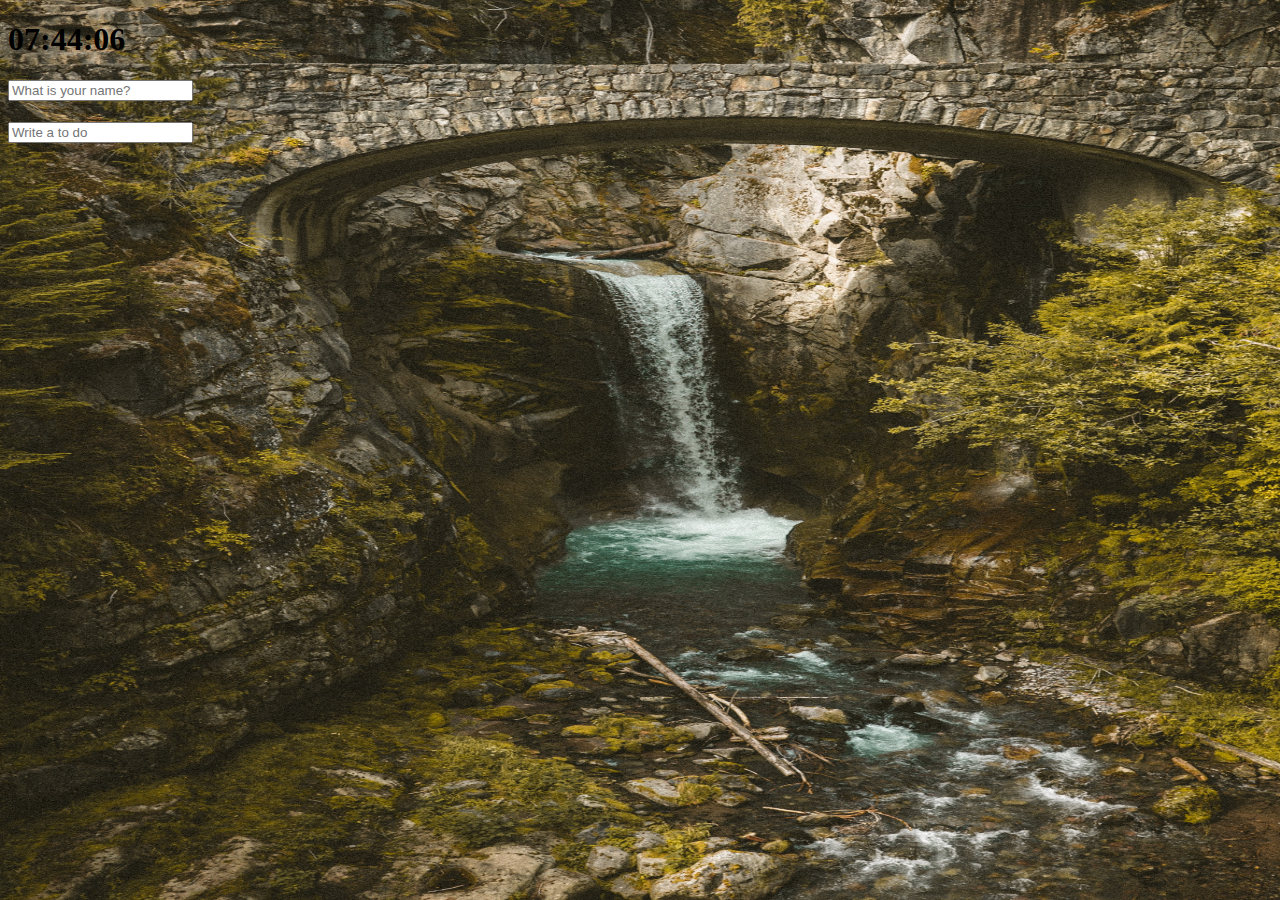
<file: finalChromeApp/index.html>
<!DOCTYPE html>
<html>
    <head>
        <title>Something</title>
        <meta charset= "uft-8"/>
        <link rel="stylesheet" href="./index.css"/>
    </head>
    <body>
        <div class ="js-clock">
            <h1 class = "js-title">00:00</h1>
        </div>
        <form class = "js-form form">
            <input type = "text" placeholder="What is your name?"/>
        </form>
        <h4 class = "js-greetings greetings"></h4>
        
        <form class = "js-toDoForm">
            <input type = "text" placeholder="Write a to do"/>
        </form>
        <ul class = "js-toDoList">
        <span class="js-weather"></span>
        </ul>
        <script src = "./clock.js"></script>
        <script src = "./gretting.js"></script>
        <script src = "./todo.js"></script>
        <script src = "./bg.js"></script>
        <script src = "./weather.js"></script>
        
    </body>
</html>
</file>
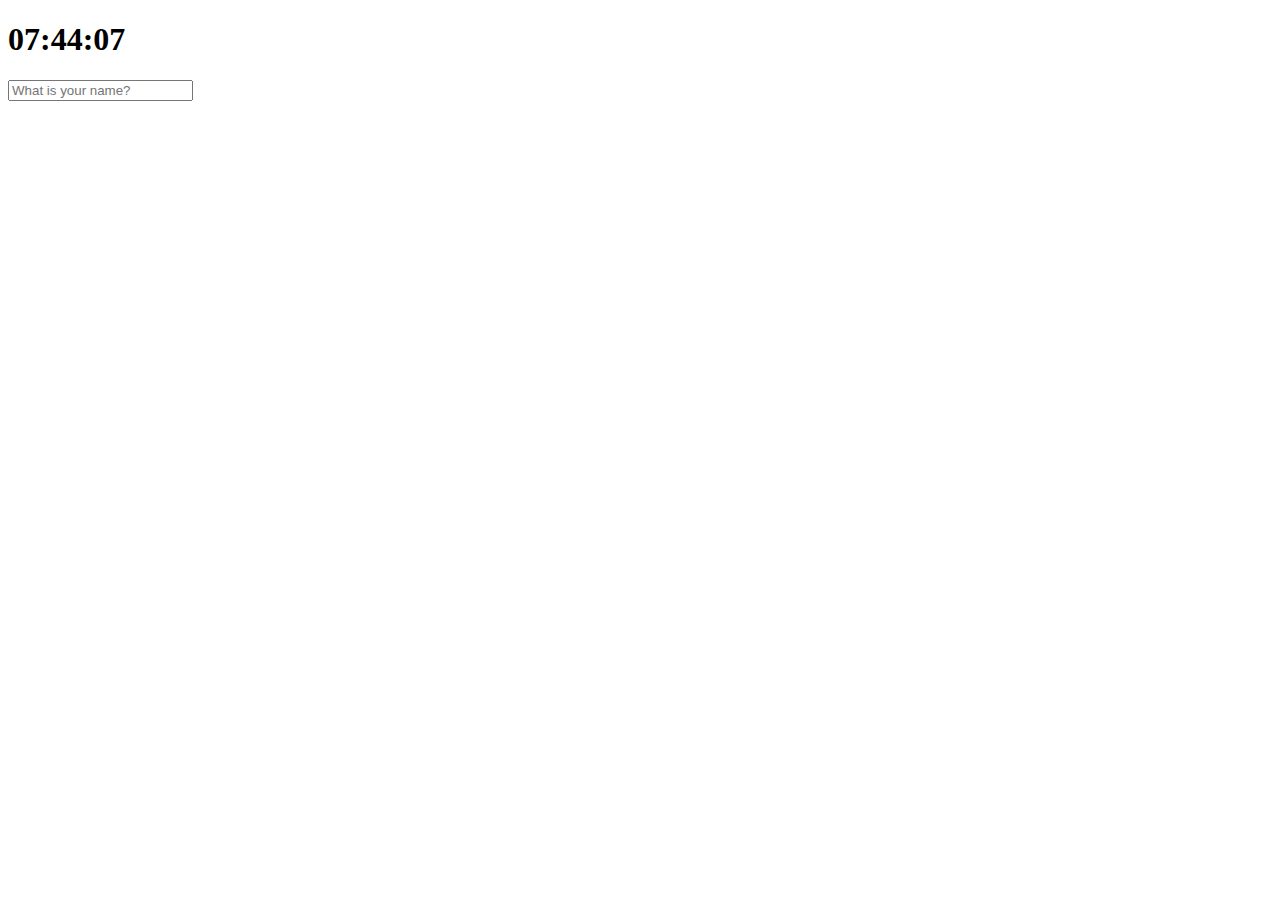
<file: firstApp/index.html>
<!DOCTYPE html>
<html>
    <head>
        <title>Something</title>
        <link rel="stylesheet" href="./index.css"/>
    </head>
    <body>
        <div class ="js-clock">
            <h1 class = "js-title">00:00</h1>
        </div>
        <form class = "js-form form">
            <input type = "text" placeholder="What is your name?"/>
        </form>
        <h4 class = "js-greetings greetings"></h4>
        <script src = "./clock.js"></script>
        <script src = "./gretting.js"></script>
    </body>
</html>
</file>
<file: finalChromeApp/index.css>
.form,.greeting {
    display:none;
}

.showing{
    display:block;
}

@keyframes fadeIn {
    from {
        opacity: 0;
    }
    to{
        opacity: 1;
    }
}

.bgImage{
    position: absolute;
    top: 0;
    left: 0;
    width: 100%;
    height: 100%;
    z-index : -1 ;
    animation: fadeIn 0.5s linear;
}
</file>
<file: firstApp/index.css>
.form,.greeting {
    display:none;
}

.showing{
    display:block;
}
</file>
